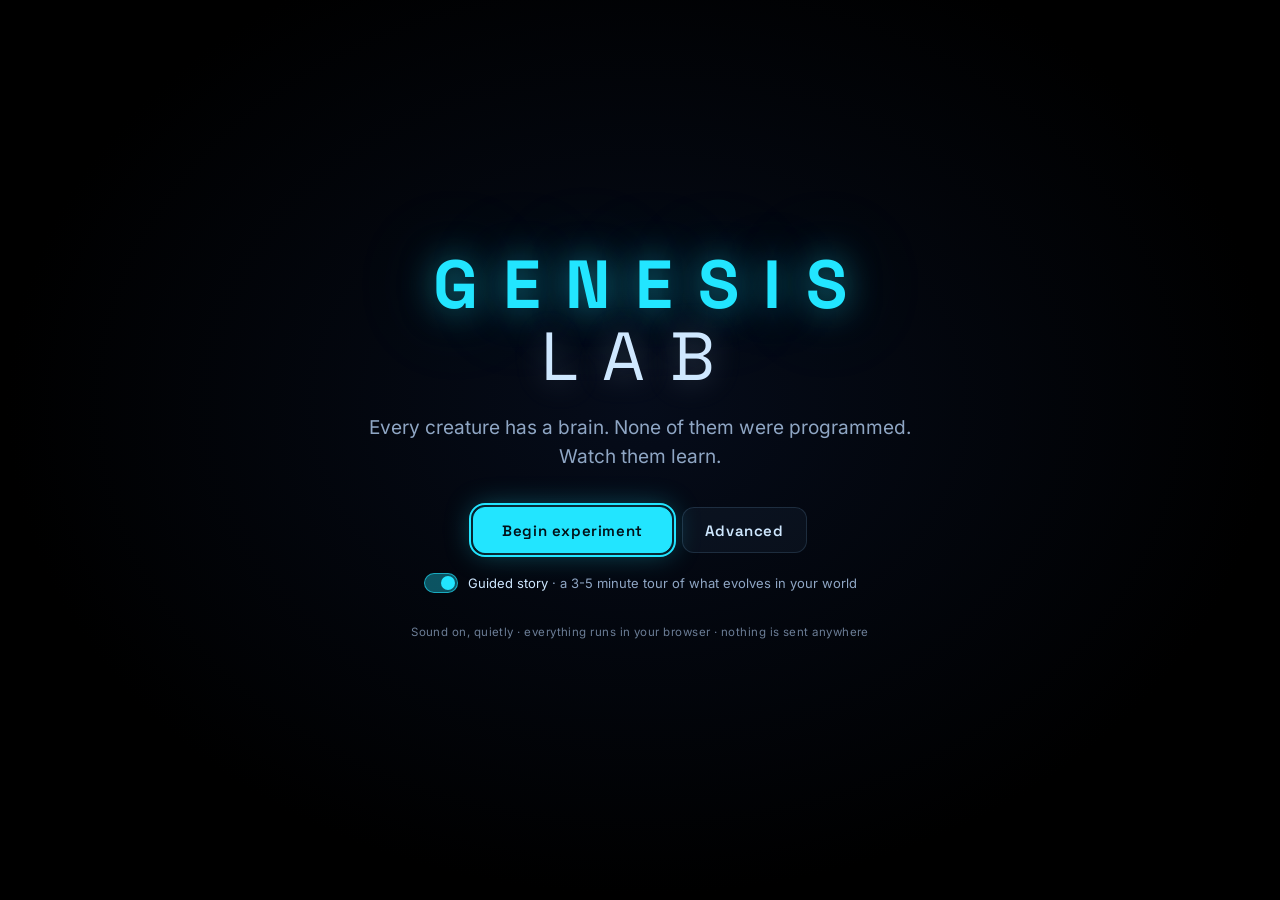
<file: index.html>
<!DOCTYPE html>
<html lang="en">
<head>
  <meta charset="utf-8">
  <meta name="viewport" content="width=device-width, initial-scale=1, viewport-fit=cover">
  <title>Genesis Lab</title>
  <meta name="description" content="Every creature has a brain. None of them were programmed. Watch them learn.">
  <meta name="theme-color" content="#050B18">
  <meta property="og:title" content="Genesis Lab">
  <meta property="og:description" content="A living ecosystem where creatures with neural-network brains evolve by themselves, in your browser.">
  <meta property="og:type" content="website">
  <meta property="og:url" content="https://fortezzo.github.io/genesis-lab/">
  <meta property="og:image" content="https://fortezzo.github.io/genesis-lab/assets/social-preview.png">
  <meta property="og:image:width" content="1280">
  <meta property="og:image:height" content="640">
  <meta name="twitter:card" content="summary_large_image">
  <meta name="twitter:image" content="https://fortezzo.github.io/genesis-lab/assets/social-preview.png">
  <link rel="icon" href="data:image/svg+xml,%3Csvg xmlns='http://www.w3.org/2000/svg' viewBox='0 0 32 32'%3E%3Crect width='32' height='32' rx='7' fill='%23050B18'/%3E%3Cellipse cx='16' cy='17' rx='6' ry='8' fill='%2322E5FF'/%3E%3Ccircle cx='16' cy='8' r='3.2' fill='%234A9DFF'/%3E%3C/svg%3E">
  <link rel="stylesheet" href="css/main.css">
</head>
<body>
  <canvas id="terrarium" aria-label="The terrarium: glowing bugs and green sprouts"></canvas>

  <header id="topbar" class="panel">
    <div class="brand">GENESIS <span>LAB</span></div>
    <div class="stats">
      <div class="stat" title="The highest generation any family line has reached so far">
        <span class="label" data-short="Gen">Generation</span><span class="value" id="stat-gen">0</span>
      </div>
      <div class="stat" title="Creatures alive right now">
        <span class="label" data-short="Pop">Population</span><span class="value" id="stat-pop">0</span>
      </div>
      <div class="stat" title="Species alive right now. A family line that drifts far enough from its founder's DNA becomes a new species; a baby born with the other diet always does.">
        <span class="label" data-short="Species">Species</span><span class="value"><span id="stat-species">1</span><small id="stat-meat" class="meat-count" title="Meat-eaters alive right now"></small></span>
      </div>
      <div class="stat skill" title="How many times faster a hungry bug here finds food than a bug with a random brain would, in the same spot at the same moment (over the last simulated minute). The random brains are invisible ghost bugs that copy real bugs' bodies and places but think with fresh random brains, and only pretend to eat.">
        <span class="label" data-short="Skill">Foraging skill</span>
        <span class="value"><span id="stat-skill">0.0</span><small>&times; random brains</small></span>
        <span class="trend" id="stat-trend">measuring</span>
        <span class="hint" id="stat-hint">how much faster they find food than random brains in the same spots</span>
      </div>
    </div>
    <div class="tools" role="group" aria-label="Panels">
      <button id="btn-lab" class="tool" aria-label="Lab: god mode and Hall of Fame" aria-expanded="false" title="God mode and the Hall of Fame: change the world, or bring back saved creatures. Key G">
        <svg viewBox="0 0 16 16" aria-hidden="true"><path d="M8 1.5l1.6 3.6 3.9.4-2.9 2.6.8 3.9L8 10l-3.4 2 .8-3.9L2.5 5.5l3.9-.4z"/></svg><span>Lab</span><kbd>G</kbd>
      </button>
      <button id="btn-cinema" class="tool" aria-label="Cinematic camera" aria-pressed="false" title="Cinematic camera: cruises between hunts, births and crowds by itself. Key V">
        <svg viewBox="0 0 16 16" aria-hidden="true"><path d="M1.5 4.5h9v7h-9zM10.5 7l4-2.5v7l-4-2.5z"/></svg><span>Cinematic</span><kbd>V</kbd>
      </button>
      <button id="btn-champion" class="tool" aria-label="Fly to the champion" title="Fly to the champion: the living bug with the best score (babies x 3 + minutes alive). Key F">
        <svg viewBox="0 0 16 16" aria-hidden="true"><path d="M2 12.5h12l1-8-4 3-3-5-3 5-4-3z"/></svg><span>Champion</span><kbd>F</kbd>
      </button>
      <button id="btn-charts" class="tool" aria-label="Charts and lab log" aria-expanded="false" title="Charts and the lab log. Key C">
        <svg viewBox="0 0 16 16" aria-hidden="true"><path d="M2 13.5h12M3.5 11V7M7 11V3.5M10.5 11V6M14 11V8.5" fill="none" stroke="currentColor" stroke-width="1.7" stroke-linecap="round"/></svg><span>Charts &amp; log</span><kbd>C</kbd>
      </button>
      <button id="btn-settings" class="tool icon-only" aria-label="Settings" title="Settings: sound, quality, reduced motion, the guided story, save and load, new world">
        <svg viewBox="0 0 16 16" aria-hidden="true"><path d="M6.9 1.5h2.2l.4 1.9 1.3.6 1.7-1 1.5 1.5-1 1.7.6 1.3 1.9.4v2.2l-1.9.4-.6 1.3 1 1.7-1.5 1.5-1.7-1-1.3.6-.4 1.9H6.9l-.4-1.9-1.3-.6-1.7 1-1.5-1.5 1-1.7-.6-1.3-1.9-.4V6.9l1.9-.4.6-1.3-1-1.7 1.5-1.5 1.7 1 1.3-.6zM8 5.6a2.4 2.4 0 1 0 0 4.8 2.4 2.4 0 0 0 0-4.8z" fill-rule="evenodd"/></svg>
      </button>
      <button id="btn-sound" class="tool icon-only" aria-label="Mute" aria-pressed="false" title="Mute the sound (key M)">
        <svg class="snd-on" viewBox="0 0 16 16" aria-hidden="true"><path d="M2 6h2.6L8 3v10L4.6 10H2z"/><path d="M10.4 5.4a3.6 3.6 0 0 1 0 5.2M12.2 3.8a6 6 0 0 1 0 8.4" fill="none" stroke="currentColor" stroke-width="1.4" stroke-linecap="round"/></svg>
        <svg class="snd-off" viewBox="0 0 16 16" aria-hidden="true"><path d="M2 6h2.6L8 3v10L4.6 10H2z"/><path d="M10.5 6l4 4m0-4l-4 4" fill="none" stroke="currentColor" stroke-width="1.4" stroke-linecap="round"/></svg>
      </button>
    </div>
    <div class="speeds" id="speeds" role="group" aria-label="Simulation speed"></div>
  </header>

  <!-- Inspector: opens when you click a creature. -->
  <aside id="inspector" class="panel hidden" aria-label="Selected creature">
    <div class="insp-head">
      <span class="swatch"></span>
      <div class="insp-title">
        <div id="insp-name" class="insp-name">Specimen</div>
        <div id="insp-meta" class="insp-meta"></div>
      </div>
      <span id="insp-champ" class="badge champ hidden" title="The champion: the best score alive (babies x 3 + minutes alive)">Champion</span>
      <button id="insp-save" class="icon-btn save-btn" aria-label="Save to the Hall of Fame" title="Save to the Hall of Fame (up to 20 creatures), to bring it back later or share it as a code">
        <svg viewBox="0 0 16 16" aria-hidden="true"><path d="M8 1.8l1.8 3.9 4.2.4-3.2 2.8 1 4.1L8 10.8l-3.8 2.2 1-4.1L2 6.1l4.2-.4z"/></svg>
      </button>
      <button id="insp-close" class="icon-btn" aria-label="Close (Esc)" title="Stop following (Esc)">&times;</button>
    </div>
    <div id="insp-death" class="insp-death hidden"></div>
    <div class="insp-scroll">
      <div class="vitals">
        <div class="vital" title="Energy: walking, seeing and thinking burn it; eating pays it back. At zero the bug starves.">
          <span class="label">Energy</span><div class="bar"><div id="insp-energy" class="fill energy-fill"></div></div><span id="insp-energy-v" class="num">0%</span>
        </div>
        <div class="vital" title="Health: a meat-eater's bite lowers it, and it slowly regrows by spending energy. At zero the bug is eaten.">
          <span class="label">Health</span><div class="bar"><div id="insp-health" class="fill health-fill"></div></div><span id="insp-health-v" class="num">0%</span>
        </div>
        <div class="vital" title="Diet: 0 eats only plants, 1 only meat. In-between diets digest both poorly, so a meat-eater line starts with a rare gut switch at birth.">
          <span class="label">Diet</span><div class="bar diet"><div id="insp-diet" class="diet-mark"></div></div><span id="insp-diet-v" class="num">plants</span>
        </div>
      </div>

      <!-- The brain and the radar shrink with the screen height, so both always fit without scrolling. -->
      <section class="insp-sec brain-sec">
        <div class="sec-head"><span class="label">Live brain</span>
          <span class="brain-legend" title="Hover any neuron to see what it is doing and why"><span><i class="lg exc"></i>excites</span><span><i class="lg calm"></i>calms</span><span><i class="lg pulse"></i>signal</span><span class="dim">hover a neuron</span></span>
        </div>
        <div class="brain-wrap">
          <canvas id="brain" aria-label="The creature's neural network, firing live"></canvas>
          <div id="brain-tip" class="tip hidden"></div>
        </div>
      </section>

      <section class="insp-sec">
        <div class="sec-head"><span class="label">What it sees</span>
          <span class="brain-legend" title="Its 5 view slices light up as it sees food"><span><i id="radar-food-dot" class="dot food"></i><span id="radar-food-label">food</span></span><span><i class="dot bug"></i>bugs</span><span><i class="dot wall"></i>glass wall</span><span id="radar-note" class="dim"></span></span>
        </div>
        <canvas id="radar" aria-label="Radar of the creature's 5 view slices"></canvas>
      </section>

      <section class="insp-sec" id="insp-genes-sec">
        <div class="sec-head"><span class="label">Genes</span><span class="sec-note"><i class="avg-tick"></i><span id="insp-avg-note">average of its species</span></span></div>
        <div id="insp-genes" class="genes"></div>
      </section>

      <section class="insp-sec">
        <div class="sec-head"><span class="label">Life</span></div>
        <div id="insp-life" class="life"></div>
      </section>

      <section class="insp-sec">
        <div class="sec-head"><span class="label">Family</span></div>
        <div id="insp-family" class="family"></div>
      </section>
    </div>
    <button id="insp-more" class="more-cue hidden" title="Scroll down to genes, life and family">&#9662; genes, life and family</button>
  </aside>

  <!-- Bottom drawer: charts and the lab log. -->
  <section id="drawer" class="panel hidden" aria-label="Charts, family tree and lab log">
    <div class="drawer-head">
      <div class="tabs" role="tablist">
        <button id="tab-charts" class="tab active" role="tab" aria-selected="true">Charts</button>
        <button id="tab-tree" class="tab" role="tab" aria-selected="false">Family tree</button>
      </div>
      <span id="drawer-note" class="drawer-note">every chart covers the whole run so far &middot; hover for values</span>
      <button id="drawer-close" class="icon-btn" aria-label="Close charts (C)" title="Close (C)">&times;</button>
    </div>
    <div class="drawer-body">
      <div id="charts" class="charts"></div>
      <div id="tree" class="tree hidden">
        <canvas id="tree-canvas" aria-label="Family tree of species: each branch is a species, as thick as its population"></canvas>
        <div id="tree-tip" class="tip hidden"></div>
      </div>
      <div class="log-col">
        <div class="log-head"><span class="label">Lab log</span><span id="log-count" class="sec-note"></span></div>
        <ol id="log" class="log" aria-live="polite"></ol>
      </div>
    </div>
  </section>

  <!-- Left panel: god mode and the Hall of Fame. -->
  <aside id="lab" class="panel hidden" aria-label="God mode and Hall of Fame">
    <div class="lab-head">
      <div class="tabs" role="tablist">
        <button id="tab-god" class="tab active" role="tab" aria-selected="true">God mode</button>
        <button id="tab-hof" class="tab" role="tab" aria-selected="false">Hall of Fame <span id="hof-count" class="tab-count"></span></button>
        <button id="tab-settings" class="tab" role="tab" aria-selected="false">Settings</button>
      </div>
      <button id="lab-close" class="icon-btn" aria-label="Close (G)" title="Close (G)">&times;</button>
    </div>
    <div id="god" class="lab-body">
      <p class="lab-intro">Change the world and watch how evolution copes. Every change is noted in the lab log.</p>
      <div id="god-tools" class="god-tools"></div>
      <div id="god-status" class="god-status"></div>
    </div>
    <div id="hof" class="lab-body hidden">
      <p class="lab-intro">Your saved creatures. Release one into this terrarium, or copy its code to share it; paste a friend's code below.</p>
      <ol id="hof-list" class="hof-list"></ol>
      <div class="hof-import">
        <input id="hof-code" type="text" spellcheck="false" autocomplete="off" placeholder="Paste a creature code (GL1...)" aria-label="Creature code">
        <button id="hof-add" class="chip-btn primary">Add</button>
      </div>
      <div id="hof-msg" class="hof-msg"></div>
    </div>
    <div id="settings" class="lab-body hidden"></div>
  </aside>

  <div id="caption" class="caption hidden" aria-live="polite"></div>

  <!-- Guided story: a big caption for each chapter, a fast-forward note between them, and Skip. -->
  <div id="story" class="story hidden" aria-live="polite">
    <div class="story-card">
      <div id="story-kicker" class="story-kicker"></div>
      <div id="story-title" class="story-title"></div>
      <div id="story-sub" class="story-sub"></div>
    </div>
  </div>
  <div id="story-ff" class="story-ff hidden" aria-hidden="true"></div>
  <button id="story-skip" class="story-skip">Skip story</button>

  <!-- Phones: one bottom sheet at a time. -->
  <nav id="tabbar" class="panel" aria-label="Panels">
    <button data-tab="inspector" aria-pressed="false"><svg viewBox="0 0 16 16" aria-hidden="true"><circle cx="8" cy="8" r="5.2" fill="none" stroke="currentColor" stroke-width="1.5"/><circle cx="8" cy="8" r="1.8"/></svg><span>Inspector</span></button>
    <button data-tab="charts" aria-pressed="false"><svg viewBox="0 0 16 16" aria-hidden="true"><path d="M2 13.5h12M3.5 11V7M7 11V3.5M10.5 11V6M14 11V8.5" fill="none" stroke="currentColor" stroke-width="1.7" stroke-linecap="round"/></svg><span>Charts</span></button>
    <button data-tab="log" aria-pressed="false"><svg viewBox="0 0 16 16" aria-hidden="true"><path d="M3 4h10M3 8h10M3 12h6" fill="none" stroke="currentColor" stroke-width="1.6" stroke-linecap="round"/></svg><span>Log</span></button>
    <button data-tab="world" aria-pressed="false"><svg viewBox="0 0 16 16" aria-hidden="true"><path d="M8 1.5l1.6 3.6 3.9.4-2.9 2.6.8 3.9L8 10l-3.4 2 .8-3.9L2.5 5.5l3.9-.4z"/></svg><span>World</span></button>
  </nav>

  <!-- The intro: a black screen, the title, the tagline, Begin. -->
  <div id="intro" class="intro" role="dialog" aria-labelledby="intro-title">
    <div class="intro-inner">
      <h1 id="intro-title" class="intro-title">GENESIS <span>LAB</span></h1>
      <p class="intro-tag">Every creature has a brain. None of them were programmed. Watch them learn.</p>
      <div class="intro-actions">
        <button id="intro-begin" class="intro-btn primary">Begin experiment</button>
        <button id="intro-adv" class="intro-btn" aria-expanded="false" aria-controls="intro-advanced">Advanced</button>
      </div>
      <label class="intro-story"><input type="checkbox" id="intro-story" class="switch"><span>Guided story <em>· a 3-5 minute tour of what evolves in your world</em></span></label>
      <div id="intro-advanced" class="intro-adv hidden"><div id="intro-form"></div></div>
      <p class="intro-foot">Sound on, quietly · everything runs in your browser · nothing is sent anywhere</p>
    </div>
  </div>
  <div id="toast" class="panel toast hidden" aria-live="polite"></div>
  <div id="flash"></div>

  <div id="selection" class="panel chip hidden" aria-live="polite">
    <span class="swatch"></span>
    <div class="chip-text">
      <div id="sel-name" class="chip-name">Specimen</div>
      <div id="sel-meta" class="chip-meta"></div>
    </div>
    <div class="energy" title="Energy"><div id="sel-energy"></div></div>
    <div id="sel-actions" class="chip-actions hidden">
      <button id="sel-follow" class="chip-btn primary"></button>
      <button id="sel-stay" class="chip-btn">Stay here</button>
    </div>
    <button id="sel-close" class="chip-close" aria-label="Stop following (Esc)" title="Stop following (Esc)">&times;</button>
  </div>

  <div id="scalebar" aria-hidden="true"><div id="scale-line"></div><span id="scale-label">10 mm</span></div>
  <div id="hint" class="gone" aria-live="polite"></div>
  <pre id="debug" class="hidden"></pre>

  <!-- Classic scripts in order, all under one global namespace: GL. -->
  <script src="js/config.js"></script>
  <script src="js/core/rng.js"></script>
  <script src="js/core/math.js"></script>
  <script src="js/core/noise.js"></script>
  <script src="js/core/spatialGrid.js"></script>
  <script src="js/core/loop.js"></script>
  <script src="js/sim/genome.js"></script>
  <script src="js/sim/brain.js"></script>
  <script src="js/sim/events.js"></script>
  <script src="js/sim/names.js"></script>
  <script src="js/sim/species.js"></script>
  <script src="js/sim/story.js"></script>
  <script src="js/sim/stats.js"></script>
  <script src="js/sim/food.js"></script>
  <script src="js/sim/creature.js"></script>
  <script src="js/sim/world.js"></script>
  <script src="js/sim/save.js"></script>
  <script src="js/sim/rules.js"></script>
  <script src="js/render/sprites.js"></script>
  <script src="js/render/camera.js"></script>
  <script src="js/render/background.js"></script>
  <script src="js/render/effects.js"></script>
  <script src="js/render/renderer.js"></script>
  <script src="js/ui/settings.js"></script>
  <script src="js/audio/sound.js"></script>
  <script src="js/ui/hud.js"></script>
  <script src="js/ui/brainView.js"></script>
  <script src="js/ui/inspector.js"></script>
  <script src="js/ui/charts.js"></script>
  <script src="js/ui/familyTree.js"></script>
  <script src="js/ui/labLog.js"></script>
  <script src="js/ui/godMode.js"></script>
  <script src="js/ui/hallOfFame.js"></script>
  <script src="js/ui/cinematic.js"></script>
  <script src="js/ui/storyMode.js"></script>
  <script src="js/ui/intro.js"></script>
  <script src="js/ui/phoneTabs.js"></script>
  <script src="js/ui/controls.js"></script>
  <script src="js/main.js"></script>
</body>
</html>
</file>
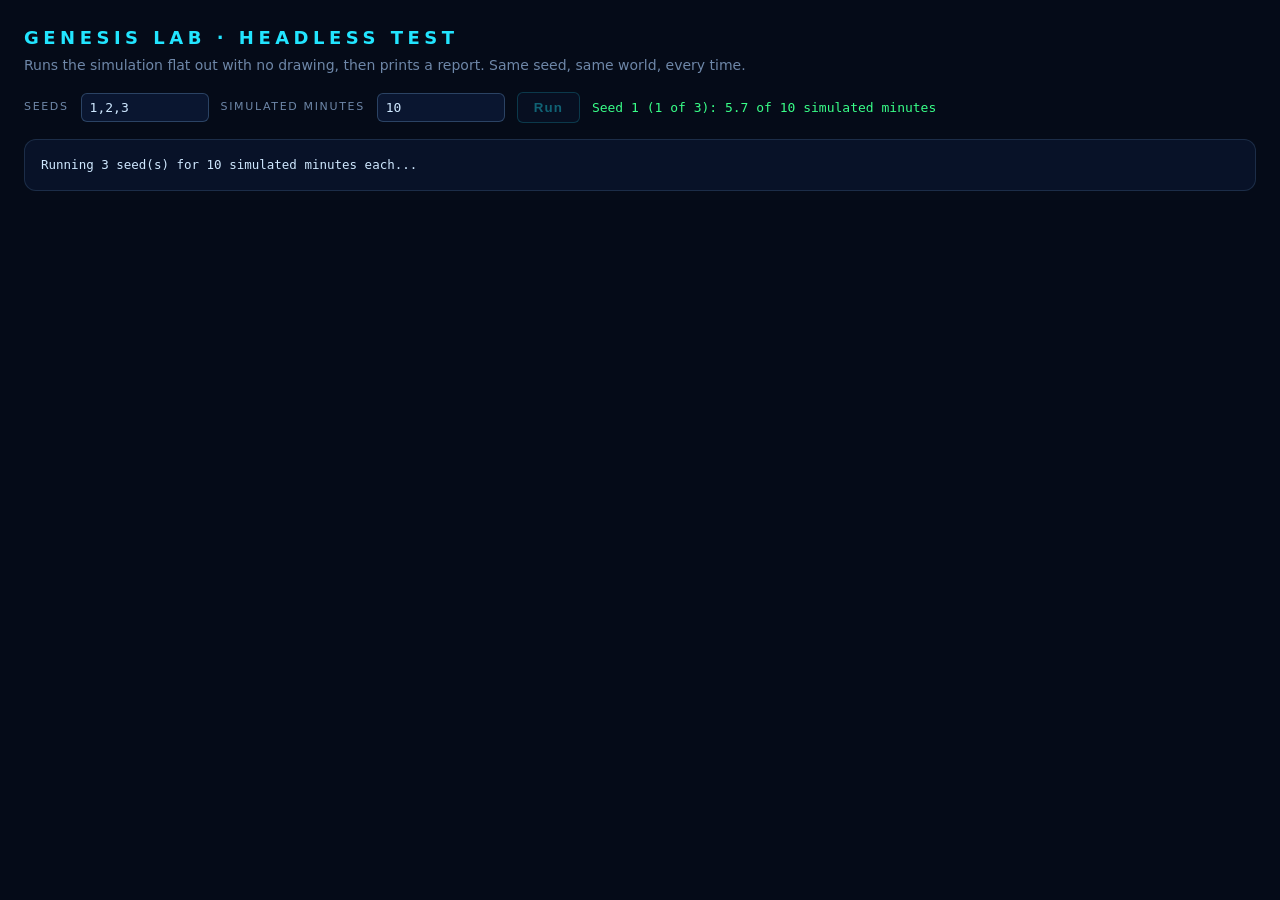
<file: tools/headless.html>
<!DOCTYPE html>
<html lang="en">
<head>
  <meta charset="utf-8">
  <meta name="viewport" content="width=device-width, initial-scale=1">
  <title>Genesis Lab - Headless test</title>
  <style>
    body { margin: 0; padding: 24px; background: #050B18; color: #CFE8FF;
           font: 14px/1.5 "Inter", system-ui, "Segoe UI", sans-serif; }
    h1 { margin: 0 0 4px; font-size: 18px; letter-spacing: 0.25em; color: #22E5FF; }
    p { margin: 0 0 16px; color: #6E87A8; }
    .row { display: flex; flex-wrap: wrap; gap: 12px; align-items: center; margin-bottom: 16px; }
    label { font-size: 11px; letter-spacing: 0.15em; text-transform: uppercase; color: #6E87A8; }
    input { background: #0A1630; color: #CFE8FF; border: 1px solid rgba(140,200,255,0.25);
            border-radius: 6px; padding: 6px 8px; font: 13px "JetBrains Mono", Consolas, monospace; width: 110px; }
    button { background: #0A1630; color: #22E5FF; border: 1px solid rgba(34,229,255,0.5); border-radius: 6px;
             padding: 7px 16px; font-weight: 600; letter-spacing: 0.08em; cursor: pointer; }
    button:disabled { opacity: 0.4; cursor: default; }
    #progress { color: #39FF88; font: 13px "JetBrains Mono", Consolas, monospace; }
    pre { background: rgba(10,22,48,0.7); border: 1px solid rgba(140,200,255,0.15); border-radius: 12px;
          padding: 16px; overflow-x: auto; font: 12.5px/1.45 "JetBrains Mono", Consolas, monospace; white-space: pre; }
  </style>
</head>
<body>
  <h1>GENESIS LAB &middot; HEADLESS TEST</h1>
  <p>Runs the simulation flat out with no drawing, then prints a report. Same seed, same world, every time.</p>
  <div class="row">
    <label for="seeds">Seeds</label><input id="seeds" value="1,2,3">
    <label for="minutes">Simulated minutes</label><input id="minutes" value="10">
    <button id="run">Run</button>
    <span id="progress"></span>
  </div>
  <pre id="report">Starting...</pre>

  <!-- The simulation only: no drawing code is loaded here. -->
  <script src="../js/config.js"></script>
  <script src="../js/core/rng.js"></script>
  <script src="../js/core/math.js"></script>
  <script src="../js/core/noise.js"></script>
  <script src="../js/core/spatialGrid.js"></script>
  <script src="../js/sim/genome.js"></script>
  <script src="../js/sim/brain.js"></script>
  <script src="../js/sim/events.js"></script>
  <script src="../js/sim/names.js"></script>
  <script src="../js/sim/species.js"></script>
  <script src="../js/sim/story.js"></script>
  <script src="../js/sim/stats.js"></script>
  <script src="../js/sim/food.js"></script>
  <script src="../js/sim/creature.js"></script>
  <script src="../js/sim/world.js"></script>
  <script src="../js/sim/rules.js"></script>
  <script src="headless.js"></script>
  <script>
    (function () {
      var params = new URLSearchParams(location.search);
      var seedsBox = document.getElementById('seeds'), minutesBox = document.getElementById('minutes');
      var runBtn = document.getElementById('run'), progress = document.getElementById('progress');
      var report = document.getElementById('report');
      if (params.get('seeds')) seedsBox.value = params.get('seeds');
      if (params.get('minutes')) minutesBox.value = params.get('minutes');
      var cap = parseInt(params.get('cap') || '0', 10) || 0;   // ?cap=150: a phone-size world (default: the laptop cap)

      function start() {
        var seeds = seedsBox.value.split(',').map(function (s) { return parseInt(s, 10); })
          .filter(function (s) { return !isNaN(s); });
        var minutes = Math.max(1, parseFloat(minutesBox.value) || 10);
        var results = [], text = [], index = 0, run = null;
        window.headlessDone = false;
        runBtn.disabled = true;
        report.textContent = 'Running ' + seeds.length + ' seed(s) for ' + minutes + ' simulated minutes each...';
        function chunk() {
          if (!run) run = new GL.Headless.SeedRun(seeds[index], minutes, cap);
          var done = run.advance(1200);
          var simMin = run.world.time / 60;
          progress.textContent = 'Seed ' + seeds[index] + ' (' + (index + 1) + ' of ' + seeds.length + '): ' +
            simMin.toFixed(1) + ' of ' + minutes + ' simulated minutes';
          if (done) {
            var r = run.result();
            results.push(r);
            text.push(GL.Headless.formatSeed(r));
            report.textContent = text.join('\n\n');
            run = null;
            index++;
          }
          if (index < seeds.length) { setTimeout(chunk, 0); return; }
          text.push(GL.Headless.formatSummary(results));
          report.textContent = text.join('\n\n');
          progress.textContent = 'Done.';
          runBtn.disabled = false;
          window.headlessResults = results;
          window.headlessDone = true;
          document.title = 'Genesis Lab - Headless test (done)';
        }
        setTimeout(chunk, 30);
      }
      runBtn.addEventListener('click', start);
      start();
    })();
  </script>
</body>
</html>
</file>
<file: css/main.css>
/* Genesis Lab - main styles. Colours come from PLAN.md section 7.
   Fonts: Space Grotesk (headings), Inter (text) and JetBrains Mono (numbers),
   stored in assets/fonts so they work offline (SIL Open Font License, see assets/fonts/FONTS.txt). */
@font-face { font-family: "Space Grotesk"; src: url("../assets/fonts/SpaceGrotesk.woff2") format("woff2"); font-weight: 300 700; font-display: swap; }
@font-face { font-family: "Inter"; src: url("../assets/fonts/Inter.woff2") format("woff2"); font-weight: 100 900; font-display: swap; }
@font-face { font-family: "JetBrains Mono"; src: url("../assets/fonts/JetBrainsMono.woff2") format("woff2"); font-weight: 100 800; font-display: swap; }
:root {
  --glass-solid: rgba(8, 17, 38, 0.94);  /* used instead of blur when the frame rate needs saving */
  --panel-w: 392px;                       /* inspector width */
  --drawer-h: min(330px, 44vh);           /* charts drawer height */
  --top-h: 70px;                          /* set by the interface to the top bar's real bottom edge */
  --navy-edge: #050B18;
  --navy-center: #0A1630;
  --cyan: #22E5FF;
  --green: #39FF88;
  --magenta: #FF3D6E;
  --amber: #FFB020;
  --text: #CFE8FF;
  --text-dim: #8FA6C4;               /* steel blue, lightened a touch for contrast on glass */
  --line: rgba(140, 200, 255, 0.15);
  --glass: rgba(7, 16, 36, 0.72);
  --font-head: "Space Grotesk", "Segoe UI", system-ui, -apple-system, sans-serif;
  --font-text: "Inter", "Segoe UI", system-ui, -apple-system, sans-serif;
  --font-num: "JetBrains Mono", "Cascadia Mono", Consolas, "SF Mono", Menlo, monospace;
}

html, body {
  margin: 0;
  height: 100%;
  overflow: hidden;
  background: var(--navy-edge);
  color: var(--text);
  font-family: var(--font-text);
  -webkit-font-smoothing: antialiased;
  touch-action: none;
  user-select: none;
  -webkit-user-select: none;
}

/* The whole scene fades in on load. */
body > * { opacity: 0; transition: opacity 1.6s ease; }
body.ready > * { opacity: 1; }
body.ready > #topbar, body.ready > #scalebar { transition-delay: 0.5s; }
body.ready > #hint { transition-delay: 1.4s; }

#terrarium {
  position: fixed;
  inset: 0;
  display: block;
  cursor: grab;
}
#terrarium.grabbing { cursor: grabbing; }

/* Frosted-glass panels: blurred background, thin cyan border, 12px corners. */
.panel {
  background: var(--glass);
  -webkit-backdrop-filter: blur(14px) saturate(140%);
  backdrop-filter: blur(14px) saturate(140%);
  border: 1px solid var(--line);
  border-radius: 12px;
  box-shadow: 0 8px 32px rgba(0, 0, 0, 0.35), inset 0 1px 0 rgba(160, 220, 255, 0.05);
}

/* ---------------------------------------------------------------- top bar */
#topbar {
  position: fixed;
  top: 12px; left: 12px; right: 12px;
  display: flex;
  align-items: center;
  gap: 28px;
  padding: 9px 12px 9px 18px;
}
.brand {
  font-family: var(--font-head);
  font-weight: 700;
  font-size: 15px;
  letter-spacing: 0.32em;
  color: var(--cyan);
  text-shadow: 0 0 18px rgba(34, 229, 255, 0.55);
  white-space: nowrap;
}
.brand span { font-weight: 400; color: var(--text); text-shadow: none; }

.stats { display: flex; gap: 26px; align-items: center; }
.stat { display: flex; flex-direction: column; gap: 1px; min-width: 64px; }
.label {
  font-size: 10px;
  font-weight: 600;
  letter-spacing: 0.16em;
  text-transform: uppercase;
  color: var(--text-dim);
  white-space: nowrap;
}
.value {
  font-family: var(--font-num);
  font-size: 17px;
  font-variant-numeric: tabular-nums;
  color: var(--text);
}
.value small { font-size: 11px; color: var(--text-dim); margin-left: 3px; }
.stat.skill { display: grid; grid-template-columns: auto 1fr; justify-content: start; align-items: baseline; column-gap: 10px; min-width: 150px; }
.stat.skill .label, .stat.skill .hint { grid-column: 1 / -1; justify-self: start; }
.stat.skill .trend { justify-self: start; }
.trend {
  font-family: var(--font-num);
  font-size: 11px;
  padding: 1px 7px;
  border-radius: 999px;
  border: 1px solid var(--line);
  color: var(--text-dim);
  white-space: nowrap;
}
.trend.up { color: var(--green); border-color: rgba(57, 255, 136, 0.35); background: rgba(57, 255, 136, 0.08); }
.trend.down { color: var(--amber); border-color: rgba(255, 176, 32, 0.35); background: rgba(255, 176, 32, 0.08); }
/* A short plain-English line under the foraging skill, so a stranger knows what the number means. */
.stat.skill .hint {
  font-size: 10.5px;
  line-height: 1.2;
  color: var(--text-dim);
  white-space: nowrap;
}

.speeds { margin-left: auto; display: flex; gap: 4px; }
.speed {
  font-family: var(--font-num);
  font-size: 12px;
  min-width: 38px;
  height: 30px;
  padding: 0 9px;
  color: var(--text);
  background: rgba(140, 200, 255, 0.04);
  border: 1px solid var(--line);
  border-radius: 8px;
  cursor: pointer;
  transition: background 0.2s, border-color 0.2s, color 0.2s;
}
.speed:hover { border-color: rgba(34, 229, 255, 0.4); }
.speed:focus-visible { outline: 2px solid var(--cyan); outline-offset: 1px; }
.speed.active { color: var(--cyan); background: rgba(34, 229, 255, 0.14); border-color: rgba(34, 229, 255, 0.6); }
.speed.pause svg { width: 12px; height: 12px; fill: currentColor; vertical-align: -1px; }

/* -------------------------------------------------- selected-creature chip */
#selection {
  position: fixed;
  top: 76px; left: 50%;
  transform: translateX(-50%);
  display: flex;
  align-items: center;
  gap: 12px;
  padding: 8px 8px 8px 14px;
  transition: opacity 0.2s, transform 0.2s;
}
#selection.hidden { opacity: 0; pointer-events: none; transform: translate(-50%, -8px); }
.swatch {
  width: 12px; height: 12px; border-radius: 50%;
  background: hsl(var(--hue, 185), 100%, 62%);
  box-shadow: 0 0 12px hsl(var(--hue, 185), 100%, 55%);
}
.chip-name { font-family: var(--font-head); font-size: 13px; font-weight: 600; letter-spacing: 0.04em; }
.chip-meta { font-family: var(--font-num); font-size: 11px; color: var(--text-dim); margin-top: 1px; }
.energy { width: 72px; height: 6px; border-radius: 3px; background: rgba(140, 200, 255, 0.12); overflow: hidden; }
.energy div { height: 100%; width: 50%; background: linear-gradient(90deg, var(--green), var(--cyan)); transition: width 0.25s; }
.chip-close {
  width: 28px; height: 28px; border-radius: 8px;
  border: 1px solid var(--line); background: transparent; color: var(--text-dim);
  font-size: 18px; line-height: 1; cursor: pointer;
}
.chip-close:hover { color: var(--text); border-color: rgba(34, 229, 255, 0.4); }
/* When the followed bug dies: what happened, and who to follow next. */
.chip-actions { display: flex; gap: 6px; }
.chip-actions.hidden, .energy.hidden { display: none; }
.chip-btn {
  font-family: var(--font-text);
  font-size: 12px;
  height: 28px;
  padding: 0 11px;
  color: var(--text);
  background: rgba(140, 200, 255, 0.04);
  border: 1px solid var(--line);
  border-radius: 8px;
  cursor: pointer;
  white-space: nowrap;
  transition: background 0.2s, border-color 0.2s;
}
.chip-btn:hover { border-color: rgba(34, 229, 255, 0.45); }
.chip-btn:focus-visible { outline: 2px solid var(--cyan); outline-offset: 1px; }
.chip-btn.primary { color: var(--cyan); border-color: rgba(34, 229, 255, 0.5); background: rgba(34, 229, 255, 0.12); }
.chip-btn.hidden { display: none; }
#selection.dead .swatch { background: hsl(var(--hue, 185), 25%, 45%); box-shadow: none; }
#selection.dead .chip-name { color: var(--text); }

/* ------------------------------------------------------------- scale bar */
#scalebar {
  position: fixed;
  left: 22px; bottom: 20px;
  display: flex; flex-direction: column; gap: 5px;
  pointer-events: none;
}
#scale-line {
  height: 6px;
  border: 1px solid rgba(207, 232, 255, 0.75);
  border-top: none;
  transition: width 0.15s;
}
#scale-label { font-family: var(--font-num); font-size: 11px; color: var(--text); letter-spacing: 0.06em; }

/* ------------------------------------------------------------------ hint */
#hint {
  position: fixed;
  bottom: 20px; left: 50%;
  transform: translateX(-50%);
  font-size: 12px;
  letter-spacing: 0.04em;
  color: var(--text-dim);
  white-space: nowrap;
  pointer-events: none;
  text-shadow: 0 1px 8px rgba(0, 0, 0, 0.8);
}
body.ready > #hint.gone { opacity: 0; transition-delay: 0s; }

/* --------------------------------------------------------- debug overlay */
#debug {
  position: fixed;
  right: 12px; bottom: 12px;
  margin: 0;
  padding: 10px 14px;
  font: 11px/1.55 var(--font-num);
  color: var(--text);
  background: rgba(5, 11, 24, 0.82);
  border: 1px solid var(--line);
  border-radius: 12px;
  pointer-events: none;
}
#debug.hidden { display: none; }

/* ============================================================ Session 2 */

/* Saving frame rate: on slow devices the panels drop their live blur. */
body.lite .panel { -webkit-backdrop-filter: none; backdrop-filter: none; background: var(--glass-solid); }

/* Screenshot mode (H): every panel fades away. */
body.clean #topbar, body.clean #inspector, body.clean #drawer, body.clean #selection,
body.clean #scalebar, body.clean #hint, body.clean #toast, body.clean #lab, body.clean #caption { opacity: 0 !important; pointer-events: none; }

kbd {
  font-family: var(--font-num); font-size: 9.5px; line-height: 1;
  padding: 2px 4px; border-radius: 4px; border: 1px solid var(--line); color: var(--text-dim); margin-left: 2px;
}
.tools { display: flex; gap: 6px; margin-left: auto; }
.tools + .speeds { margin-left: 10px; }
.tool {
  display: inline-flex; align-items: center; gap: 6px;
  font: 500 12px var(--font-text); height: 30px; padding: 0 9px;
  color: var(--text); background: rgba(140, 200, 255, 0.04);
  border: 1px solid var(--line); border-radius: 8px; cursor: pointer;
  transition: background 0.2s, border-color 0.2s, color 0.2s;
}
.tool svg { width: 14px; height: 14px; fill: currentColor; flex: 0 0 14px; }
.tool span { white-space: nowrap; }
.tool:hover { border-color: rgba(34, 229, 255, 0.4); }
.tool:focus-visible, .icon-btn:focus-visible, .link:focus-visible { outline: 2px solid var(--cyan); outline-offset: 1px; }
.tool.active { color: var(--cyan); background: rgba(34, 229, 255, 0.14); border-color: rgba(34, 229, 255, 0.6); }
#btn-champion svg { color: #FFD27A; }

.icon-btn {
  width: 28px; height: 28px; flex: 0 0 28px; border-radius: 8px;
  border: 1px solid var(--line); background: transparent; color: var(--text-dim);
  font-size: 18px; line-height: 1; cursor: pointer;
}
.icon-btn:hover { color: var(--text); border-color: rgba(34, 229, 255, 0.4); }

/* ------------------------------------------------------------- inspector */
#inspector {
  position: fixed;
  top: calc(var(--top-h) + 8px); right: 12px; bottom: 12px;
  width: var(--panel-w);
  display: flex; flex-direction: column;
  overflow: hidden;
  transition: transform 0.22s cubic-bezier(.2,.8,.2,1), opacity 0.22s;
}
#inspector.hidden { transform: translateX(24px); opacity: 0; pointer-events: none; }
.insp-head {
  display: flex; align-items: center; gap: 10px;
  padding: 12px 12px 10px 16px;
  border-bottom: 1px solid var(--line);
}
.insp-title { flex: 1; min-width: 0; }
.insp-name { font: 600 16px var(--font-head); letter-spacing: 0.02em; white-space: nowrap; overflow: hidden; text-overflow: ellipsis; }
.insp-meta { font: 11px var(--font-num); color: var(--text-dim); margin-top: 2px; white-space: nowrap; overflow: hidden; text-overflow: ellipsis; }
#inspector .swatch { width: 14px; height: 14px; flex: 0 0 14px; }
#inspector.dead .swatch { background: hsl(var(--hue, 185), 20%, 42%); box-shadow: none; }
.badge {
  font: 600 9.5px var(--font-text); letter-spacing: 0.14em; text-transform: uppercase;
  padding: 3px 7px; border-radius: 999px; white-space: nowrap;
}
.badge.champ { color: #FFD27A; border: 1px solid rgba(255, 210, 122, 0.4); background: rgba(255, 210, 122, 0.08); }
.badge.hidden { display: none; }
.insp-death {
  margin: 10px 12px 0; padding: 9px 12px;
  font-size: 12.5px; line-height: 1.4;
  color: var(--text); background: rgba(255, 176, 32, 0.08);
  border: 1px solid rgba(255, 176, 32, 0.3); border-radius: 10px;
}
.insp-death.hidden { display: none; }
.insp-scroll {
  flex: 1; overflow-y: auto; overflow-x: hidden; padding: 4px 16px 16px;
  scroll-behavior: smooth; overscroll-behavior: contain;
  scrollbar-width: thin; scrollbar-color: rgba(140,200,255,0.2) transparent;
}
/* More below (genes, life, family): the bottom edge fades and a small button scrolls there smoothly. */
#inspector.more .insp-scroll { -webkit-mask-image: linear-gradient(to bottom, #000 calc(100% - 40px), transparent); mask-image: linear-gradient(to bottom, #000 calc(100% - 40px), transparent); }
.more-cue {
  position: absolute; left: 50%; bottom: 8px; transform: translateX(-50%);
  font: 500 11px var(--font-text); padding: 4px 11px; border-radius: 999px; cursor: pointer; white-space: nowrap;
  color: var(--cyan); background: rgba(8, 17, 38, 0.92); border: 1px solid rgba(34, 229, 255, 0.35);
  transition: opacity 0.2s;
}
.more-cue:hover { background: rgba(20, 40, 70, 0.95); }
.more-cue.hidden { opacity: 0; pointer-events: none; }
.insp-sec { margin-top: 12px; }
.sec-head { display: flex; align-items: center; justify-content: space-between; gap: 8px; margin-bottom: 5px; min-height: 16px; }
.sec-note { font-size: 10.5px; color: var(--text-dim); white-space: nowrap; overflow: hidden; text-overflow: ellipsis; }

/* Energy, health and diet side by side on one row, to leave room for the brain. */
.vitals { display: grid; grid-template-columns: repeat(3, 1fr); gap: 14px; margin-top: 10px; }
.vital { display: grid; grid-template-columns: 1fr auto; grid-template-areas: "l v" "b b"; align-items: center; gap: 4px 6px; min-width: 0; }
.vital .label { font-size: 9.5px; grid-area: l; }
.vital .bar { grid-area: b; }
.vital .num { grid-area: v; }
.num { font: 11px var(--font-num); color: var(--text); text-align: right; font-variant-numeric: tabular-nums; white-space: nowrap; }
.bar { position: relative; height: 6px; border-radius: 3px; background: rgba(140, 200, 255, 0.10); overflow: hidden; }
.fill { position: absolute; left: 0; top: 0; bottom: 0; width: 100%; transform-origin: left center; border-radius: 3px; transition: transform 0.25s; }
.energy-fill { background: linear-gradient(90deg, #1FA86A, var(--green)); }
.energy-fill.low { background: linear-gradient(90deg, #B8580E, var(--amber)); }
.health-fill { background: linear-gradient(90deg, #1B7FD6, var(--cyan)); }
.bar.diet { overflow: visible; background: linear-gradient(90deg, rgba(102, 221, 79, 0.55), rgba(140, 140, 160, 0.25) 50%, rgba(255, 61, 110, 0.6)); }
.diet-mark {
  position: absolute; top: -3px; width: 4px; height: 12px; margin-left: -2px; border-radius: 2px;
  background: var(--text); box-shadow: 0 0 6px rgba(207, 232, 255, 0.7); transition: left 0.25s;
}

/* Brain viewer */
.brain-wrap { position: relative; }
/* Both shrink with the screen height, so the brain and the radar fit together without scrolling
   (420 + 180 px on tall screens; about 338 + 140 px on a 1366 x 768 laptop). */
#brain { display: block; width: 100%; height: clamp(300px, calc(100vh - 430px), 420px); cursor: crosshair; }
#radar { display: block; width: 100%; height: clamp(130px, calc(100vh - 628px), 180px); }
.brain-legend { display: flex; flex-wrap: nowrap; gap: 4px 11px; font-size: 10px; color: var(--text-dim); white-space: nowrap; overflow: hidden; }
.brain-legend .dim { margin-left: auto; opacity: 0.8; }
.lg { display: inline-block; width: 16px; height: 2px; border-radius: 1px; vertical-align: 3px; margin-right: 5px; }
.lg.exc { background: var(--cyan); box-shadow: 0 0 5px var(--cyan); }
.lg.calm { background: var(--magenta); box-shadow: 0 0 5px var(--magenta); }
.lg.pulse { width: 6px; height: 6px; border-radius: 50%; vertical-align: 1px; background: #fff; box-shadow: 0 0 6px var(--cyan); }
.dot { display: inline-block; width: 7px; height: 7px; border-radius: 50%; margin-right: 5px; vertical-align: 0; }
.dot.food { background: #66DD4F; box-shadow: 0 0 5px #66DD4F; }
.dot.prey { background: #FF6070; box-shadow: 0 0 5px #FF6070; }
.dot.bug { background: #4A9DFF; box-shadow: 0 0 5px #4A9DFF; }
.dot.wall { background: var(--amber); box-shadow: 0 0 5px var(--amber); }
.tip {
  position: absolute; z-index: 2; pointer-events: none;
  max-width: 240px; padding: 7px 10px;
  font-size: 11.5px; line-height: 1.35; color: var(--text);
  background: rgba(5, 11, 24, 0.95); border: 1px solid rgba(34, 229, 255, 0.35); border-radius: 8px;
  box-shadow: 0 6px 20px rgba(0, 0, 0, 0.5);
}
.tip b { font-family: var(--font-head); font-weight: 600; }
.tip .v { font-family: var(--font-num); color: var(--cyan); }
.tip .v.neg { color: #FF7A9C; }
.tip .d { color: var(--text-dim); display: block; margin-top: 2px; }
.tip.hidden { display: none; }

/* Genes */
.genes { display: grid; gap: 6px; }
.gene { display: grid; grid-template-columns: 100px 1fr 74px; align-items: center; gap: 10px; font-size: 11.5px; }
.gene .gname { color: var(--text-dim); white-space: nowrap; }
.gene .track { position: relative; height: 5px; border-radius: 3px; background: rgba(140, 200, 255, 0.09); }
.gene .gfill { position: absolute; left: 0; top: 0; bottom: 0; width: 100%; transform-origin: left; border-radius: 3px;
  background: linear-gradient(90deg, hsla(var(--hue, 190), 90%, 45%, 0.6), hsl(var(--hue, 190), 100%, 62%)); transition: transform 0.25s; }
.gene .gavg, .avg-tick { position: absolute; top: -3px; width: 2px; height: 11px; margin-left: -1px; background: rgba(230, 240, 255, 0.85); border-radius: 1px; transition: left 0.25s; }
.avg-tick { position: relative; display: inline-block; top: 2px; margin-right: 6px; }
.gene .gval { font: 11px var(--font-num); text-align: right; color: var(--text); white-space: nowrap; }

/* Life and family */
.life { display: grid; grid-template-columns: repeat(3, 1fr); gap: 6px; }
.cell { padding: 7px 9px; border-radius: 8px; background: rgba(140, 200, 255, 0.04); border: 1px solid rgba(140, 200, 255, 0.07); min-width: 0; }
.cell .label { display: block; font-size: 9px; }
.cell .cv { font: 14px var(--font-num); margin-top: 2px; white-space: nowrap; overflow: hidden; text-overflow: ellipsis; }
.cell .cv small { font-size: 10px; color: var(--text-dim); }
.family { display: grid; gap: 8px; font-size: 12px; }
.fam-row { display: flex; flex-wrap: wrap; align-items: center; gap: 6px; }
.fam-row .label { width: 64px; font-size: 9.5px; }
.link {
  font: 11px var(--font-num); padding: 3px 8px; border-radius: 999px; cursor: pointer;
  color: var(--cyan); background: rgba(34, 229, 255, 0.08); border: 1px solid rgba(34, 229, 255, 0.3);
}
.link:hover { background: rgba(34, 229, 255, 0.18); }
.link.gone { color: var(--text-dim); background: transparent; border-color: var(--line); cursor: default; }
.fam-note { color: var(--text-dim); font-size: 11px; }

/* ----------------------------------------------------------- charts drawer */
#drawer {
  position: fixed;
  left: 12px; right: 12px; bottom: 12px;
  height: var(--drawer-h);
  display: flex; flex-direction: column;
  transition: transform 0.22s cubic-bezier(.2,.8,.2,1), opacity 0.22s;
}
#drawer.hidden { transform: translateY(24px); opacity: 0; pointer-events: none; }
body.inspecting #drawer { right: calc(var(--panel-w) + 24px); }
.drawer-head { display: flex; align-items: center; gap: 14px; padding: 8px 10px 6px 16px; }
.drawer-note { font-size: 10.5px; color: var(--text-dim); flex: 1; white-space: nowrap; overflow: hidden; text-overflow: ellipsis; }
.drawer-body { flex: 1; min-height: 0; display: flex; gap: 12px; padding: 0 12px 12px 12px; }
.charts {
  flex: 1; min-width: 0; overflow-y: auto;
  display: grid; grid-template-columns: repeat(auto-fill, minmax(250px, 1fr)); grid-auto-rows: 128px; gap: 10px;
  scrollbar-width: thin; scrollbar-color: rgba(140,200,255,0.2) transparent;
}
.chart {
  position: relative; display: flex; flex-direction: column; min-width: 0;
  padding: 8px 10px 4px; border-radius: 10px;
  background: rgba(140, 200, 255, 0.035); border: 1px solid rgba(140, 200, 255, 0.08);
}
.chart.wide { grid-column: span 2; }
.chart-head { display: flex; align-items: baseline; gap: 8px; min-width: 0; }
.chart-head .label { font-size: 9.5px; }
.chart-val { margin-left: auto; font: 600 13px var(--font-num); white-space: nowrap; }
.chart-val small { font: 400 10px var(--font-text); color: var(--text-dim); margin-left: 3px; }
.chart-legend { display: flex; flex-wrap: wrap; gap: 2px 10px; font-size: 10px; color: var(--text-dim); margin-top: 2px; min-height: 13px; }
.chart-legend i { display: inline-block; width: 10px; height: 3px; border-radius: 1px; vertical-align: 2px; margin-right: 4px; }
.chart-legend i.dash { background-image: repeating-linear-gradient(90deg, #6F86A6 0 3px, transparent 3px 5px) !important; background-color: transparent !important; }
.chart-legend i.box { width: 8px; height: 8px; vertical-align: 0; border-radius: 2px; }
.chart canvas { display: block; flex: 1; min-height: 0; width: 100%; }
.chart .tip { white-space: nowrap; font-size: 11px; }
.chart .tip i { display: inline-block; width: 8px; height: 8px; border-radius: 2px; margin-right: 6px; vertical-align: 0; }
.chart .tip b { font-family: var(--font-num); font-weight: 500; margin-left: 4px; }

.log-col { width: 330px; flex: 0 0 330px; display: flex; flex-direction: column; min-height: 0; }
.log-head { display: flex; justify-content: space-between; align-items: baseline; margin-bottom: 6px; }
.log { list-style: none; margin: 0; padding: 0 4px 0 0; overflow-y: auto; flex: 1; scrollbar-width: thin; scrollbar-color: rgba(140,200,255,0.2) transparent; }
.log li {
  display: grid; grid-template-columns: 38px 1fr; gap: 8px;
  padding: 5px 6px; border-radius: 6px; font-size: 11.5px; line-height: 1.38;
  border-left: 2px solid var(--kind, var(--line));
}
.log li + li { margin-top: 2px; }
.log li.new { animation: logIn 0.6s ease; }
@keyframes logIn { from { background: rgba(34, 229, 255, 0.14); transform: translateX(-6px); } to { background: transparent; transform: none; } }
.log li.clickable { cursor: pointer; }
.log li.clickable:hover { background: rgba(140, 200, 255, 0.06); }
.log .lt { font: 10.5px var(--font-num); color: var(--text-dim); padding-top: 1px; }
.k-boom { --kind: var(--green); } .k-crash { --kind: var(--amber); } .k-record { --kind: #FFD27A; }
.k-gen { --kind: #4A9DFF; } .k-skill { --kind: var(--cyan); } .k-warn { --kind: var(--magenta); } .k-info { --kind: rgba(140, 200, 255, 0.35); }

/* A new lab log line, shown briefly while the drawer is closed. */
.toast {
  position: fixed; left: 22px; bottom: 52px;
  max-width: min(440px, calc(100vw - 44px));
  padding: 9px 13px; font-size: 12px; line-height: 1.4;
  border-left: 2px solid var(--kind, var(--cyan));
  transition: opacity 0.4s, transform 0.4s;
}
.toast.hidden { opacity: 0 !important; transform: translateY(8px); pointer-events: none; }
.toast .lt { font: 10.5px var(--font-num); color: var(--text-dim); margin-right: 6px; }
body.drawer-open .toast, body.drawer-open #scalebar { display: none; }

/* Screenshot flash */
#flash { position: fixed; inset: 0; background: #fff; pointer-events: none; }
body.ready > #flash { opacity: 0; transition: opacity 0.5s ease; }
body.ready > #flash.on { opacity: 0.3; transition: none; }

/* The top bar fits any width: the interface measures it and steps down through these levels
   until nothing sticks out (hud.js fitTopbar). Every button keeps its name as a tooltip. */
@media (min-width: 761px) {
  /* Nothing in the bar squeezes: if it can't fit, it sticks out, and the next level takes over. */
  #topbar > *, #topbar .stat, #topbar .tool, #topbar .speed { flex-shrink: 0; }
}
#topbar.fit-1 .tools kbd { display: none; }
#topbar.fit-2 .tool span { display: none; }
#topbar.fit-2 .tool { padding: 0 8px; }
#topbar.fit-3 { gap: 16px; padding-left: 14px; }
#topbar.fit-3 .brand { letter-spacing: 0.22em; }
#topbar.fit-3 .stats { gap: 16px; }
#topbar.fit-3 .stat { min-width: 0; }
#topbar.fit-3 .stat.skill .hint { white-space: normal; max-width: 205px; }
#topbar.fit-3 .speed { min-width: 34px; padding: 0 7px; }
#topbar.fit-4 .stat.skill .hint { display: none; }
#topbar.fit-5 { flex-wrap: wrap; row-gap: 8px; }
#topbar.fit-5 .speeds { margin-left: auto; }
@media (max-width: 1080px) {
  .log-col { width: 260px; flex-basis: 260px; }
}

/* --------------------------------------------- narrow screens: see the phone layout at the end */
@media (max-width: 860px) {
  #selection { flex-wrap: wrap; max-width: calc(100vw - 24px); }
}
/* Narrow screens: panels become bottom sheets (the full phone layout arrives in Session 4). */
@media (max-width: 760px) {
  #inspector { top: auto; left: 8px; right: 8px; bottom: 8px; width: auto; max-height: 56vh; }
  #inspector.hidden { transform: translateY(24px); }
  #drawer { left: 8px; right: 8px; bottom: 8px; height: 62vh; }
  body.inspecting #drawer { right: 8px; }
  .drawer-body { flex-direction: column; }
  .log-col { width: auto; flex: 0 0 34%; }
  .chart.wide { grid-column: auto; }
  .tools kbd { display: none; }
}

/* ============================================================ Session 3 */

/* Species count in the top bar, with the meat-eaters beside it. */
.meat-count { color: #FF7A9C !important; white-space: nowrap; margin-left: 7px !important; }

/* Tabs (drawer and lab panel). */
.tabs { display: flex; gap: 4px; }
.tab {
  font: 600 10px var(--font-text); letter-spacing: 0.16em; text-transform: uppercase;
  height: 24px; padding: 0 10px; border-radius: 7px; cursor: pointer;
  color: var(--text-dim); background: transparent; border: 1px solid transparent;
  transition: color 0.2s, background 0.2s, border-color 0.2s;
}
.tab:hover { color: var(--text); }
.tab.active { color: var(--cyan); background: rgba(34, 229, 255, 0.10); border-color: rgba(34, 229, 255, 0.35); }
.tab:focus-visible { outline: 2px solid var(--cyan); outline-offset: 1px; }
.tab-count { font: 10px var(--font-num); letter-spacing: 0; color: var(--text); margin-left: 3px; }

/* Family tree tab in the drawer. */
.tree { position: relative; flex: 1; min-width: 0; }
.tree canvas { display: block; width: 100%; height: 100%; }
.tree.hidden, .charts.hidden { display: none; }
.tree .tip { white-space: normal; max-width: 280px; font-size: 11px; }

/* ------------------------------------------------------------- the Lab panel (left) */
#lab {
  position: fixed;
  top: calc(var(--top-h) + 8px); left: 12px; bottom: 12px;
  width: 336px;
  display: flex; flex-direction: column; overflow: hidden;
  transition: transform 0.22s cubic-bezier(.2,.8,.2,1), opacity 0.22s;
}
#lab.hidden { transform: translateX(-24px); opacity: 0; pointer-events: none; }
body.drawer-open #lab { bottom: calc(var(--drawer-h) + 24px); }
body.lab-open .toast, body.lab-open #scalebar { left: 370px; }
.lab-head .tab { letter-spacing: 0.1em; padding: 0 8px; white-space: nowrap; }
.lab-head { display: flex; align-items: center; justify-content: space-between; gap: 8px; padding: 10px 10px 8px 12px; border-bottom: 1px solid var(--line); }
.lab-body { flex: 1; min-height: 0; overflow-y: auto; padding: 10px 12px 14px; scrollbar-width: thin; scrollbar-color: rgba(140,200,255,0.2) transparent; }
.lab-body.hidden { display: none; }
.lab-intro { margin: 0 0 10px; font-size: 11.5px; line-height: 1.4; color: var(--text-dim); }

.god-tools { display: grid; grid-template-columns: 1fr 1fr; gap: 7px; }
.god-tool {
  display: grid; grid-template-columns: 18px 1fr; grid-template-areas: "i n" "d d"; align-items: center; gap: 3px 7px;
  text-align: left; padding: 8px 9px; border-radius: 9px; cursor: pointer;
  color: var(--text); background: rgba(140, 200, 255, 0.04); border: 1px solid var(--line);
  transition: background 0.2s, border-color 0.2s;
}
.god-tool:hover { border-color: rgba(34, 229, 255, 0.4); background: rgba(34, 229, 255, 0.06); }
.god-tool:focus-visible { outline: 2px solid var(--cyan); outline-offset: 1px; }
.god-tool svg { grid-area: i; width: 16px; height: 16px; fill: currentColor; color: var(--amber); }
.god-tool[data-tool="bloom"] svg, .god-tool[data-tool="paint"] svg { color: #66DD4F; }
.god-tool[data-tool="ice"] svg { color: #9FD7FF; }
.god-tool[data-tool="drop"] svg { color: var(--magenta); }
.god-tool[data-tool="meteor"] svg { color: #FF8A4C; }
.gt-name { grid-area: n; font: 600 12px var(--font-head); letter-spacing: 0.02em; }
.gt-desc { grid-area: d; font-size: 10.5px; line-height: 1.3; color: var(--text-dim); }
.god-tool.armed { border-color: rgba(255, 176, 32, 0.7); background: rgba(255, 176, 32, 0.12); box-shadow: 0 0 0 1px rgba(255, 176, 32, 0.25) inset; }
.god-status { margin-top: 12px; display: grid; gap: 6px; }
.gs-row { display: grid; grid-template-columns: 92px 1fr 34px; align-items: center; gap: 8px; font-size: 11.5px; }
.gs-row.idle, .gs-row.hot { display: block; color: var(--text-dim); }
.gs-row.hot { color: #FF9A66; }
.gs-bar { position: relative; height: 5px; border-radius: 3px; background: rgba(140, 200, 255, 0.10); overflow: hidden; }
.gs-bar i { position: absolute; inset: 0; transform-origin: left; border-radius: 3px; background: var(--amber); transition: transform 0.25s; }
.gs-row.ice .gs-bar i { background: #9FD7FF; }
.gs-row.bloom .gs-bar i { background: #66DD4F; }
body.tool-armed #terrarium { cursor: crosshair; }

/* Hall of Fame */
.hof-list { list-style: none; margin: 0; padding: 0; display: grid; gap: 6px; }
.hof-list li {
  display: grid; grid-template-columns: 14px 1fr; grid-template-areas: "s t" "b b"; gap: 6px 9px; align-items: center;
  padding: 8px 9px; border-radius: 9px; background: rgba(140, 200, 255, 0.04); border: 1px solid rgba(140, 200, 255, 0.08);
}
.hof-list li .swatch { grid-area: s; width: 12px; height: 12px; }
.hof-list li .swatch.meat { border-radius: 3px; transform: rotate(45deg); }
.hof-text { grid-area: t; min-width: 0; }
.hof-name { font: 600 12.5px var(--font-head); white-space: nowrap; overflow: hidden; text-overflow: ellipsis; }
.hof-name i { font-weight: 600; }
.hof-meta { font: 10.5px var(--font-num); color: var(--text-dim); margin-top: 1px; white-space: nowrap; overflow: hidden; text-overflow: ellipsis; }
.hof-btns { grid-area: b; display: flex; gap: 6px; align-items: center; }
.hof-btns .chip-btn { height: 24px; padding: 0 9px; font-size: 11px; }
.hof-btns .icon-btn { width: 24px; height: 24px; flex: 0 0 24px; font-size: 15px; margin-left: auto; }
.hof-list li.hof-empty { display: block; color: var(--text-dim); font-size: 11.5px; padding: 8px 2px; background: none; border: none; }
.hof-import { display: flex; gap: 6px; margin-top: 12px; }
.hof-import input {
  flex: 1; min-width: 0; height: 28px; padding: 0 9px; border-radius: 8px;
  font: 11px var(--font-num); color: var(--text); background: rgba(5, 11, 24, 0.6); border: 1px solid var(--line);
  user-select: text; -webkit-user-select: text;
}
.hof-import input:focus { outline: none; border-color: rgba(34, 229, 255, 0.5); }
.hof-msg { margin-top: 8px; min-height: 15px; font-size: 11px; line-height: 1.35; color: var(--text-dim); }
.hof-msg.bad { color: #FF9AB0; }

/* Inspector: species name, meat-eaters, and the Hall of Fame star. */
.insp-name i { font-style: italic; font-weight: 600; }
.insp-name .num-id { font-family: var(--font-num); font-size: 13px; color: var(--text-dim); font-weight: 400; margin-left: 2px; }
#inspector.meat .swatch { border-radius: 3px; transform: rotate(45deg) scale(0.85); }
.save-btn svg { width: 14px; height: 14px; fill: none; stroke: currentColor; stroke-width: 1.4; vertical-align: -2px; }
.save-btn:hover { color: #FFD27A; border-color: rgba(255, 210, 122, 0.5); }
.save-btn.saved { color: #FFD27A; border-color: rgba(255, 210, 122, 0.5); }
.save-btn.saved svg { fill: #FFD27A; }
.save-btn:disabled { opacity: 0.4; cursor: default; }

/* Cinematic camera: a caption for each shot. */
.caption {
  position: fixed; left: 50%; bottom: 46px; transform: translateX(-50%);
  max-width: min(560px, calc(100vw - 40px)); padding: 8px 16px; border-radius: 999px;
  font-size: 13px; line-height: 1.35; text-align: center; color: var(--text);
  background: rgba(5, 11, 24, 0.66); border: 1px solid rgba(140, 200, 255, 0.14);
  text-shadow: 0 1px 6px rgba(0, 0, 0, 0.7); pointer-events: none;
  transition: opacity 0.6s, transform 0.6s;
}
.caption b { font-family: var(--font-head); font-weight: 600; color: var(--cyan); margin-right: 3px; }
.caption.hidden { opacity: 0 !important; transform: translate(-50%, 6px); }
body.clean .caption { bottom: 26px; }
body.drawer-open .caption { display: none; }

/* Lab log: new kinds of lines. */
.k-species { --kind: #4A9DFF; } .k-meat { --kind: var(--magenta); } .k-extinct { --kind: rgba(140, 155, 180, 0.5); } .k-god { --kind: var(--amber); }
.log li.k-extinct { color: var(--text-dim); }

@media (max-width: 760px) {
  #lab { top: auto; left: 8px; right: 8px; bottom: 8px; width: auto; max-height: 58vh; }
  #lab.hidden { transform: translateY(24px); }
  body.drawer-open #lab { bottom: 8px; }
}

/* ============================================================ Session 4 */

/* --------------------------------------------------------------- intro screen */
#intro {
  position: fixed; inset: 0; z-index: 50;
  display: flex; align-items: center; justify-content: center;
  padding: 24px 16px;
  background: radial-gradient(ellipse at 50% 45%, rgba(10, 22, 48, 0.55), #000 70%), #000;
  opacity: 1 !important; transition: opacity 1.2s ease !important;
  overflow-y: auto;
}
#intro.leaving { opacity: 0 !important; pointer-events: none; }
#intro.gone { display: none; }
.intro-inner { width: min(640px, 100%); text-align: center; margin: auto; }
.intro-title {
  margin: 0; font: 700 clamp(34px, 8vw, 68px)/1.05 var(--font-head); letter-spacing: 0.36em; text-indent: 0.36em;
  color: var(--cyan); text-shadow: 0 0 34px rgba(34, 229, 255, 0.55), 0 0 90px rgba(34, 229, 255, 0.25);
  opacity: 0; transform: translateY(6px); transition: opacity 1.6s ease 0.3s, transform 1.6s ease 0.3s;
}
.intro-title span { font-weight: 400; color: var(--text); text-shadow: 0 0 30px rgba(207, 232, 255, 0.25); }
.intro-tag {
  margin: 22px auto 0; max-width: 30em; font-size: clamp(15px, 2.4vw, 19px); line-height: 1.5; color: var(--text-dim);
  opacity: 0; transition: opacity 1.4s ease 1.5s;
}
.intro-actions { display: flex; gap: 10px; justify-content: center; flex-wrap: wrap; margin-top: 36px; opacity: 0; transition: opacity 1s ease 2.4s; }
.intro-story, .intro-foot { opacity: 0; transition: opacity 1s ease 2.7s; }
#intro.show .intro-title { opacity: 1; transform: none; }
#intro.show .intro-tag, #intro.show .intro-actions, #intro.show .intro-story, #intro.show .intro-foot { opacity: 1; }
.intro-btn {
  font: 600 15px var(--font-head); letter-spacing: 0.04em; height: 46px; padding: 0 22px; border-radius: 12px; cursor: pointer;
  color: var(--text); background: rgba(140, 200, 255, 0.05); border: 1px solid var(--line);
  transition: background 0.2s, border-color 0.2s, box-shadow 0.2s;
}
.intro-btn:hover { border-color: rgba(34, 229, 255, 0.45); }
.intro-btn:focus-visible { outline: 2px solid var(--cyan); outline-offset: 2px; }
.intro-btn.primary { color: #021018; background: var(--cyan); border-color: var(--cyan); box-shadow: 0 0 28px rgba(34, 229, 255, 0.35); padding: 0 28px; }
.intro-btn.primary:hover { box-shadow: 0 0 40px rgba(34, 229, 255, 0.55); background: #5CEEFF; }
.intro-story { display: inline-flex; align-items: center; gap: 10px; margin-top: 20px; font-size: 13px; color: var(--text); cursor: pointer; text-align: left; }
.intro-story em { font-style: normal; color: var(--text-dim); }
.intro-adv { margin: 18px auto 0; max-width: 430px; padding: 14px 16px 6px; text-align: left; border: 1px solid var(--line); border-radius: 12px; background: rgba(7, 16, 36, 0.6); }
.intro-adv.hidden { display: none; }
.intro-foot { margin-top: 28px; font-size: 11.5px; letter-spacing: 0.04em; color: rgba(143, 166, 196, 0.75); }
body.waiting #topbar, body.waiting #scalebar { visibility: hidden; }

/* --------------------------------------------------------------- quick tips */
#hint { display: flex; gap: 8px; white-space: nowrap; letter-spacing: 0.02em; }
.tip-pill {
  padding: 6px 12px; border-radius: 999px; font-size: 12.5px; color: var(--text);
  background: rgba(5, 11, 24, 0.7); border: 1px solid rgba(34, 229, 255, 0.25);
  opacity: 0; transform: translateY(6px); transition: opacity 0.6s ease, transform 0.6s ease;
  transition-delay: calc(var(--i) * 0.35s);
}
#hint.on .tip-pill { opacity: 1; transform: none; }

/* --------------------------------------------------------------- top bar extras */
.tool.icon-only { padding: 0 8px; }
.tool.icon-only svg { width: 15px; height: 15px; flex-basis: 15px; }
#btn-sound .snd-off, #btn-sound.muted .snd-on { display: none; }
#btn-sound.muted .snd-off { display: block; }
#btn-sound.muted { color: var(--text-dim); }
.speed.cycle { display: none; }

/* --------------------------------------------------------------- settings tab */
.set-sec { padding: 4px 0 12px; border-bottom: 1px solid rgba(140, 200, 255, 0.08); margin-bottom: 10px; }
.set-sec:last-child { border-bottom: none; }
.set-head { font: 600 10px var(--font-text); letter-spacing: 0.16em; text-transform: uppercase; color: var(--text-dim); margin-bottom: 8px; display: flex; gap: 8px; align-items: baseline; }
.set-val { font: 400 10.5px var(--font-num); letter-spacing: 0; text-transform: none; color: var(--text-dim); }
.set-row { display: grid; grid-template-columns: 104px 1fr auto; align-items: center; gap: 8px; min-height: 30px; font-size: 12px; margin-bottom: 4px; }
.set-name { color: var(--text); white-space: nowrap; }
.set-row output { font: 11px var(--font-num); color: var(--text); min-width: 64px; text-align: right; white-space: nowrap; }
.set-row input[type=range] { width: 100%; min-width: 0; accent-color: var(--cyan); height: 22px; margin: 0; }
.set-row input[type=text] {
  grid-column: 2 / 4; height: 28px; padding: 0 9px; border-radius: 8px; min-width: 0;
  font: 12px var(--font-num); color: var(--text); background: rgba(5, 11, 24, 0.6); border: 1px solid var(--line);
  user-select: text; -webkit-user-select: text;
}
.set-row input[type=text]:focus { outline: none; border-color: rgba(34, 229, 255, 0.5); }
.set-row .seg { grid-column: 2 / 4; }
.set-row .chip-btn { justify-self: end; }
.set-note { margin: 6px 0 0; font-size: 11px; line-height: 1.4; color: var(--text-dim); }
.set-note.bad { color: #FF9AB0; }
.set-btns { display: flex; gap: 6px; flex-wrap: wrap; margin-top: 8px; }
.seg { display: inline-flex; border: 1px solid var(--line); border-radius: 8px; overflow: hidden; }
.seg button {
  font: 500 11.5px var(--font-text); height: 28px; padding: 0 8px; white-space: nowrap; cursor: pointer; flex: 1;
  color: var(--text-dim); background: transparent; border: none; border-left: 1px solid var(--line);
}
.seg button:first-child { border-left: none; }
.seg button:hover { color: var(--text); }
.seg button.on { color: var(--cyan); background: rgba(34, 229, 255, 0.14); }
.seg button:focus-visible { outline: 2px solid var(--cyan); outline-offset: -2px; }
/* A switch made from a checkbox. */
input.switch {
  -webkit-appearance: none; appearance: none; width: 34px; height: 20px; margin: 0; border-radius: 999px; cursor: pointer; flex: 0 0 34px;
  background: rgba(140, 200, 255, 0.15); border: 1px solid var(--line); position: relative; transition: background 0.2s;
}
input.switch::after { content: ""; position: absolute; top: 2px; left: 2px; width: 14px; height: 14px; border-radius: 50%; background: var(--text-dim); transition: transform 0.2s, background 0.2s; }
input.switch:checked { background: rgba(34, 229, 255, 0.35); border-color: rgba(34, 229, 255, 0.6); }
input.switch:checked::after { transform: translateX(14px); background: var(--cyan); }
input.switch:focus-visible { outline: 2px solid var(--cyan); outline-offset: 2px; }
.set-row input.switch { justify-self: start; }

/* --------------------------------------------------------------- guided story */
.story {
  position: fixed; left: 50%; bottom: max(38px, 6vh); transform: translateX(-50%); z-index: 20;
  width: min(820px, calc(100vw - 32px)); pointer-events: none; text-align: center;
}
.story.hidden { display: none; }
.story-card {
  display: inline-block; padding: 18px 28px 20px; border-radius: 16px;
  background: linear-gradient(180deg, rgba(5, 11, 24, 0.55), rgba(5, 11, 24, 0.82));
  border: 1px solid rgba(140, 200, 255, 0.14); box-shadow: 0 12px 48px rgba(0, 0, 0, 0.45);
  -webkit-backdrop-filter: blur(8px); backdrop-filter: blur(8px);
  opacity: 0; transform: translateY(14px); transition: opacity 0.7s ease, transform 0.7s ease;
}
.story.show .story-card { opacity: 1; transform: none; }
.story-kicker { font: 600 11px var(--font-text); letter-spacing: 0.22em; text-transform: uppercase; color: var(--cyan); opacity: 0.9; }
.story-title {
  margin-top: 6px; font: 700 clamp(26px, 4.2vw, 44px)/1.12 var(--font-head); letter-spacing: 0.01em; color: #EAF6FF;
  text-shadow: 0 2px 24px rgba(0, 0, 0, 0.8), 0 0 40px rgba(34, 229, 255, 0.18);
}
.story-sub { margin: 10px auto 0; max-width: 40em; font-size: clamp(14px, 1.7vw, 17.5px); line-height: 1.5; color: var(--text); text-shadow: 0 1px 10px rgba(0, 0, 0, 0.8); }
.story-sub i { color: #BFF6FF; }
.story-try { display: inline-block; margin-top: 8px; color: #FFD27A; }
.story-try b { font-weight: 600; }
.story-ff {
  position: fixed; left: 50%; bottom: max(38px, 6vh); transform: translateX(-50%); z-index: 20;
  padding: 7px 14px; border-radius: 999px; pointer-events: none; white-space: nowrap;
  font: 12px var(--font-num); letter-spacing: 0.04em; color: var(--text);
  background: rgba(5, 11, 24, 0.7); border: 1px solid rgba(34, 229, 255, 0.25);
  animation: ffPulse 1.6s ease-in-out infinite;
}
.story-ff.hidden { display: none; }
@keyframes ffPulse { 50% { border-color: rgba(34, 229, 255, 0.55); } }
.story-skip {
  position: fixed; right: 16px; top: calc(var(--top-h) + 12px); z-index: 21; display: none;
  font: 600 12.5px var(--font-text); height: 34px; padding: 0 14px; border-radius: 10px; cursor: pointer;
  color: var(--text); background: rgba(5, 11, 24, 0.75); border: 1px solid rgba(140, 200, 255, 0.3);
}
.story-skip:hover { border-color: rgba(34, 229, 255, 0.6); color: var(--cyan); }
.story-skip:focus-visible { outline: 2px solid var(--cyan); outline-offset: 2px; }
body.story-on .story-skip { display: block; }
body.story-on #toast, body.story-on #caption, body.story-on #hint, body.story-on #selection { display: none; }

/* --------------------------------------------------------------- phone tab bar */
#tabbar { display: none; }

/* --------------------------------------------------------------- reduced motion */
body.reduce-motion *, body.reduce-motion *::before, body.reduce-motion *::after {
  transition-duration: 0.01ms !important; transition-delay: 0s !important; animation: none !important;
}
body.reduce-motion .story-card { transform: none; }
@media (prefers-reduced-motion: reduce) {
  .intro-title, .intro-tag, .intro-actions, .intro-story, .intro-foot { transition-delay: 0s !important; transition-duration: 0.3s !important; transform: none !important; }
}

/* =================================================== phone layout (narrow screens) */
@media (max-width: 760px) {
  #topbar {
    top: calc(env(safe-area-inset-top, 0px) + 6px); left: 6px; right: 6px;
    flex-wrap: nowrap; gap: 10px; padding: 6px 6px 6px 10px; border-radius: 12px;
  }
  .brand { display: none; }
  .stats { gap: 12px; flex-wrap: nowrap; row-gap: 0; min-width: 0; }
  .stat { min-width: 0; flex: 0 0 auto; }
  .stat .label { font-size: 0; letter-spacing: 0.1em; }
  .stat .label::before { content: attr(data-short); font-size: 8.5px; }
  .value { font-size: 14px; }
  .value small { font-size: 9.5px; margin-left: 2px; }
  .stat.skill { display: flex; flex-direction: column; min-width: 0; flex-basis: auto; }
  .stat.skill .value small { display: none; }
  .stat.skill .value::after { content: "\00d7"; font-size: 11px; color: var(--text-dim); margin-left: 1px; }
  .stat.skill .trend, .stat.skill .hint { display: none !important; }
  .tools { margin-left: auto; gap: 4px; }
  #btn-lab, #btn-champion, #btn-charts, #btn-settings { display: none; }
  .tool { height: 32px; padding: 0 8px; }
  .tool span, .tools kbd { display: none; }
  .tools + .speeds { margin-left: 4px; }
  .speeds { margin-left: 0; width: auto; gap: 4px; }
  .speed { display: none; flex: 0 0 auto; height: 32px; min-width: 38px; padding: 0 6px; }
  .speed.pause, .speed.cycle { display: inline-block; }

  #tabbar {
    display: flex; position: fixed; z-index: 15;
    left: 6px; right: 6px; bottom: calc(env(safe-area-inset-bottom, 0px) + 6px);
    padding: 4px; gap: 4px; border-radius: 14px;
  }
  #tabbar button {
    flex: 1; display: flex; flex-direction: column; align-items: center; justify-content: center; gap: 3px;
    height: 46px; border-radius: 10px; cursor: pointer;
    font: 600 10px var(--font-text); letter-spacing: 0.06em; color: var(--text-dim);
    background: transparent; border: 1px solid transparent;
  }
  #tabbar button svg { width: 17px; height: 17px; fill: currentColor; }
  #tabbar button.active { color: var(--cyan); background: rgba(34, 229, 255, 0.12); border-color: rgba(34, 229, 255, 0.35); }
  #tabbar button:focus-visible { outline: 2px solid var(--cyan); outline-offset: -2px; }
  body.story-on #tabbar, body.waiting #tabbar { visibility: hidden; }

  /* One bottom sheet at a time, sitting on the tab bar. */
  :root { --tabbar-h: calc(env(safe-area-inset-bottom, 0px) + 62px); }
  #inspector, #drawer, #lab { left: 6px; right: 6px; width: auto; top: auto; bottom: var(--tabbar-h); border-radius: 14px; }
  #inspector { max-height: 58vh; }
  #drawer { height: 60vh; }
  #lab { max-height: 64vh; height: 64vh; }
  body.drawer-open #lab { bottom: var(--tabbar-h); }
  body.inspecting #drawer { right: 6px; }
  #lab-close, #drawer-close { display: none; }
  .drawer-head { padding: 8px 10px 6px 12px; }
  .drawer-note { display: none; }
  body.sheet-log .drawer-head .tabs, body.sheet-log #charts, body.sheet-log #tree { display: none !important; }
  body.sheet-log .log-col { flex: 1 1 auto; }
  body.drawer-open:not(.sheet-log) .log-col { display: none; }
  .charts { grid-template-columns: 1fr; grid-auto-rows: 132px; }
  .chart.wide { grid-column: auto; }

  #scalebar { left: 14px; bottom: calc(var(--tabbar-h) + 10px); }
  body.lab-open #scalebar, body.drawer-open #scalebar, body.inspecting #scalebar { display: none; }
  .toast { left: 10px; right: 10px; max-width: none; bottom: calc(var(--tabbar-h) + 8px); }
  body.lab-open .toast, body.lab-open #scalebar { left: 10px; }
  #hint { bottom: calc(var(--tabbar-h) + 12px); flex-wrap: wrap; justify-content: center; width: calc(100vw - 24px); white-space: normal; }
  .tip-pill { font-size: 12px; }
  #debug { bottom: calc(var(--tabbar-h) + 8px); }

  .story { bottom: calc(env(safe-area-inset-bottom, 0px) + 18px); width: calc(100vw - 20px); }
  .story-card { padding: 14px 16px 16px; }
  .story-title { font-size: 25px; }
  .story-sub { font-size: 14px; }
  .story-ff { bottom: calc(env(safe-area-inset-bottom, 0px) + 18px); font-size: 11px; }
  .story-skip { right: 8px; top: calc(var(--top-h) + 8px); height: 32px; font-size: 12px; }
  .set-row { grid-template-columns: 96px 1fr auto; }
  .intro-btn { height: 48px; }
}
@media (max-width: 380px) {
  .stats { gap: 9px; }
  .value { font-size: 13px; }
}
</file>
